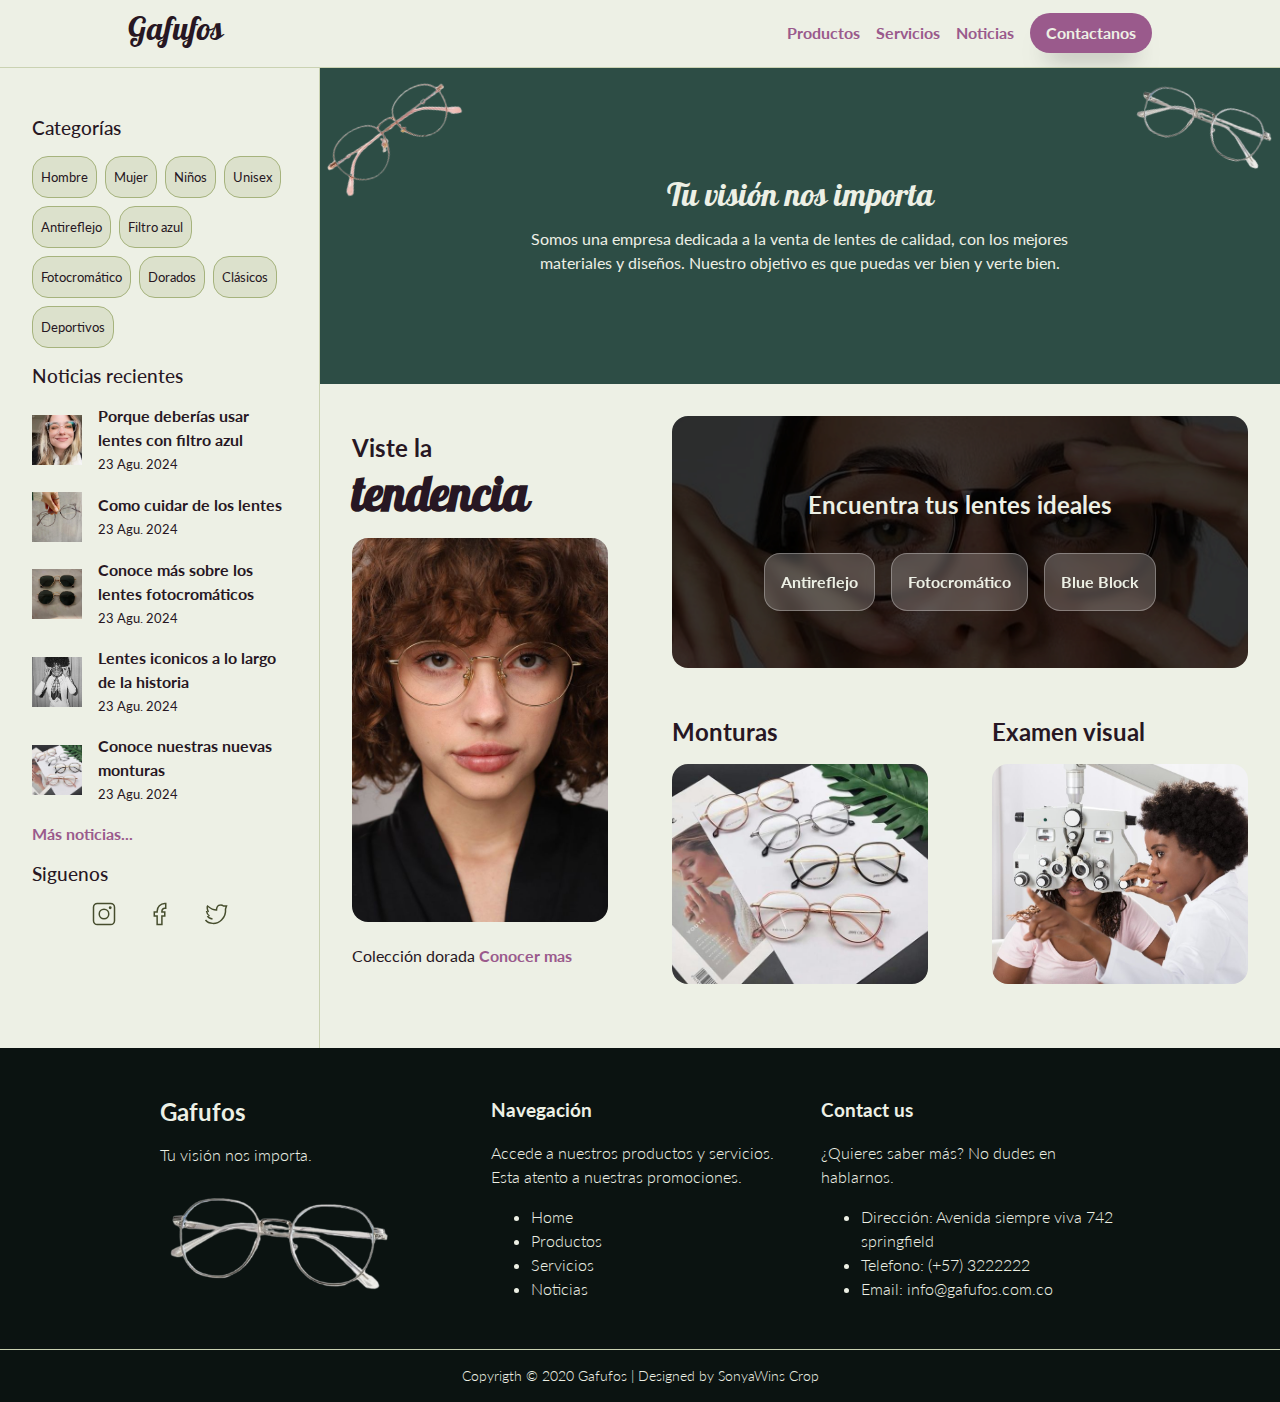
<file: index.html>
<!DOCTYPE html>
<html lang="en">
<head>
    <meta charset="UTF-8">
    <meta name="viewport" content="width=device-width, initial-scale=1.0">
    <title>Gafufos</title>

    <link rel="stylesheet" href="./styles/index.css">
</head>
<body class="grid grid-cols-4">
    <header class="col-span-4">
        <div class="flex">
            <h1 class="brand font-galada">Gafufos</h1>
            <nav>
                <a href="#">Productos</a>
                <a href="#">Servicios</a>
                <a href="#">Noticias</a>
                <a class="link-button shadow" href="contact.html">Contactanos</a>
            </nav>
        </div>
    </header>

    <aside class="col-span-1">
        <h2>Categorías</h2>
        <ul class="categories">
            <li>Hombre</li>
            <li>Mujer</li>
            <li>Niños</li>
            <li>Unisex</li>
            <li>Antireflejo</li>
            <li>Filtro azul</li>
            <li>Fotocromático</li>
            <li>Dorados</li>
            <li>Clásicos</li>
            <li>Deportivos</li>
        </ul>

        <h2>Noticias recientes</h2>
        
        <div class="new">
            <img src="./assets/imgs/news-01-cover.jpg" alt="">
            <div class="new-ifno">
                <p class="title">Porque deberías usar lentes con filtro azul</p>
                <p class="date">23 Agu. 2024</p>
            </div>
        </div>

        <div class="new">
            <img src="./assets/imgs/news-02-cover.jpg" alt="">
            <div class="new-ifno">
                <p class="title">Como cuidar de los lentes</p>
                <p class="date">23 Agu. 2024</p>
            </div>
        </div>

        <div class="new">
            <img src="./assets/imgs/news-03-cover.jpg" alt="">
            <div class="new-ifno">
                <p class="title">Conoce más sobre los lentes fotocromáticos</p>
                <p class="date">23 Agu. 2024</p>
            </div>
        </div>

        <div class="new">
            <img src="./assets/imgs/image.png" alt="">
            <div class="new-ifno">
                <p class="title">Lentes iconicos a lo largo de la historia</p>
                <p class="date">23 Agu. 2024</p>
            </div>
        </div>

        <div class="new">
            <img src="./assets/imgs/monturas.png" alt="">
            <div class="new-ifno">
                <p class="title">Conoce nuestras nuevas monturas</p>
                <p class="date">23 Agu. 2024</p>
            </div>
        </div>

        <a href="#">Más noticias...</a>

        <h2>Siguenos</h2>
        <div class="social-media">
            <a href="#">
                <span class="icon instagram" aria-label="Instagram"></span>
            </a>
            <a href="#">
                <span class="icon facebook" aria-label="Facebook"></span>
            </a>
            <a href="#">
                <span class="icon twitter" aria-label="Twitter"></span>
            </a>
        </div>
    </aside>

    <main class="col-span-3 grid grid-flow-col grid-rows-3 grid-cols-3">
        <section class="col-span-3 about text-center">
            <h2>Tu visión nos importa</h2>

            <p>Somos una empresa dedicada a la venta de lentes de calidad, con los mejores materiales y diseños. Nuestro objetivo es que puedas ver bien y verte bien.</p>
            
            <img class="right" src="./assets/imgs/glasses-01.png" alt="glasses">
            <img class="left" src="./assets/imgs/glasses-02.png" alt="glasses">
        </section>

        
        <section class="row-span-2 trend">
            <h2>Viste la<span>tendencia</span></h2>
            <img src="./assets/imgs/model-wearing-glasses.png" alt="model golden glasses">

            <p>Colección dorada <a href="#">Conocer mas</a></p>
        </section>

        
        <section class="col-span-2 products">
            <div class="cover">
                <h2>Encuentra tus lentes ideales</h2>

                <div>
                    <a href="#">Antireflejo</a>
                    <a href="#">Fotocromático</a>
                    <a href="#">Blue Block</a>
                </div>
            </div>
        </section>

        
        <section class="frames">
            <h2>Monturas</h2>
            <img src="./assets/imgs/monturas.png" alt="">
        </section>

        
        <section class="eye-exam">
            <h2>Examen visual</h2>
            <img src="./assets/imgs/eye-examn.png" alt="">
        </section>

    </main>

    <footer class="col-span-4">
        <div class="content grid grid-cols-3 text-md">
            <div class="col-span-1">
                <h2>Gafufos</h2>
                <p>Tu visión nos importa.</p>
    
                <img src="./assets/imgs/glasses-01.png" alt="">
            </div>
            <div>
                <h3>Navegación</h3>
                <p>Accede a nuestros productos y servicios. Esta atento a nuestras promociones.</p>
                <ul>
                    <li><a href="#">Home</a></li>
                    <li><a href="#">Productos</a></li>
                    <li><a href="#">Servicios</a></li>
                    <li><a href="#">Noticias</a></li>
                </ul>
            </div>

            <div>
                <h3>Contact us</h3>

                <p>¿Quieres saber más? No dudes en hablarnos.</p>
                
                <ul>
                    <li>Dirección: Avenida siempre viva 742 springfield</li>
                    <li>Telefono: (+57) 3222222</li>
                    <li>Email: info@gafufos.com.co</li>
                </ul>
            </div>
        </div>

        <div class="text-center copyrigth text-sm">
            Copyrigth &copy; 2020 Gafufos | Designed by SonyaWins Crop
        </div>
    </footer>
</body>
</html>
</file>
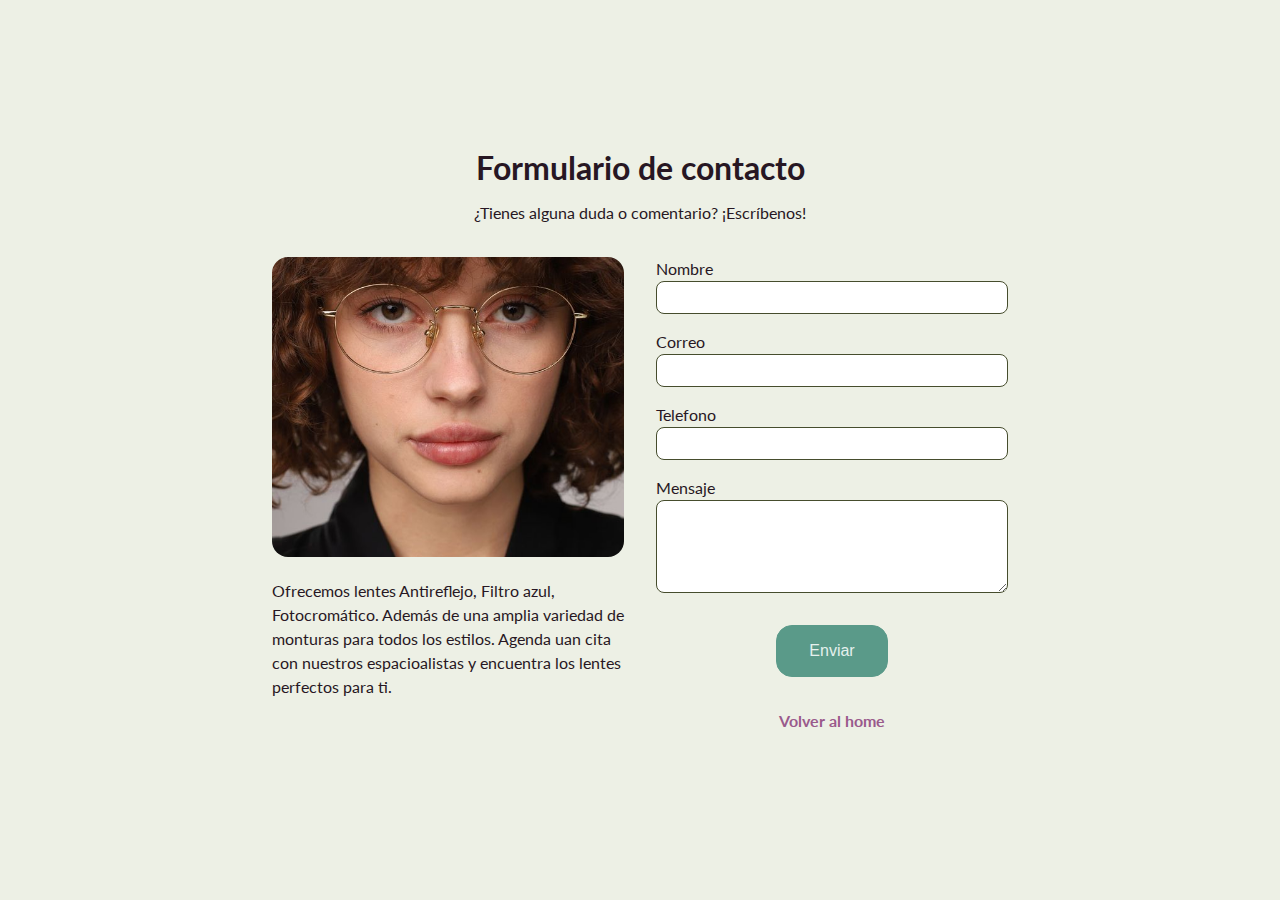
<file: contact.html>
<!DOCTYPE html>
<html lang="en">
<head>
    <meta charset="UTF-8">
    <meta name="viewport" content="width=device-width, initial-scale=1.0">
    <title>Contacto</title>

    <link rel="stylesheet" href="./styles/contact.css">
</head>
<body class="center-x center-y">
    <main class="grid grid-cols-2">
        <header class="col-span-2 text-center">
            <h1>Formulario de contacto</h1>
            <p>¿Tienes alguna duda o comentario? ¡Escríbenos!</p>
        </header>

        <div class="col-span-1">
            <img src="./assets/imgs/model-wearing-glasses.png" alt="">

            <p>
                Ofrecemos lentes Antireflejo, Filtro azul, Fotocromático. Además de una amplia variedad de monturas para todos los estilos. Agenda uan cita con nuestros espacioalistas y encuentra los lentes perfectos para ti.
            </p>
        </div>

        <div class="col-span-1">
            
            <form>
                
                <label for="name">Nombre</label>
                <input type="text" name="name" id="name">

                <label for="email">Correo</label>
                <input type="email" name="email" id="email">

                <label for="tel">Telefono</label>
                <input type="tel" name="tel" id="tel">

                <label for="message">Mensaje</label>
                <textarea name="message" id="message" cols="30" rows="5" maxlength="255"></textarea>

                <div class="center-x">
                    <button type="submit">Enviar</button>
                </div>
            </form>

            <p class="text-center">
                <a href="index.html">Volver al home</a>  
            </p>
        </div>
    </main>
</body>
</html>
</file>
<file: styles/index.css>
@import url('base.css');

/* HEADER  */
header {
    border-bottom: 1px solid var(--color-GreenSmoke-300);
}

header div {
    max-width: var(--container-max-w-lg);
    justify-content: space-between;
    margin: auto;
}

header div nav {
    display: flex;
    justify-content: space-between;
    align-items: center;
    gap: 1rem;
}

/* ASIDE */
aside {
    padding: 2rem;
    border-right: 1px solid var(--color-GreenSmoke-300);
}

aside h2 {
    font-size: 1.2rem;
    font-weight: 500;
    margin-bottom: 1rem;
}


aside ul.categories {
    display: flex;
    list-style-type: none;
    margin: 0;
    padding: 0;
    flex-wrap: wrap;
    gap: .5rem;
}

aside ul.categories li {
    display: inline;
    margin: 0;
    padding: .5rem;
    background-color: var(--color-GreenSmoke-200);
    border: 1px solid var(--color-GreenSmoke-500);
    border-radius: 1rem;
    font-size: .8rem;
    cursor: pointer;
}

aside ul.categories li:hover {
    background-color: var(--color-GreenSmoke-300);
}

aside div.new {
    display: flex;
    gap: 1rem;
    margin-bottom: 1rem;
    align-items: center;
}

aside div.new img {
    width: 50px;
    height: 50px;
    max-width: 50px;
    max-width: 50px;
    min-width: 50px;
    min-width: 50px;
    object-fit: cover;
}

aside div.new .title {
    font-size: 1rem;
    font-weight: 700;
    margin: 0;
}

aside div.new .date {
    font-size: .8rem;
    font-weight: 400;
    margin: 0;
}

aside div.social-media {
    display: flex;
    gap: 2rem;
    justify-content: center;
}

aside div.social-media span.icon {
    background-color: var(--color-GreenSmoke-800);
}

aside div.social-media span.icon:hover {
    background-color: var(--color-Bouquet-600);
}


/* MAIN */

main {
    padding-bottom: 2rem;
}

/* MAIN about */

main section.about {
    background-color: var(--color-Acapulco-800);
    color: var(--color-GreenSmoke-100);
    display: flex;
    justify-content: center;
    align-items: center;
    flex-direction: column;
    padding: 1.5rem 1rem;
    position: relative;
}

main section.about h2 {
    font-family: var(--font-Galada);
    font-weight: 300;
    font-size: xx-large;
    margin-bottom: 0;
}

main section.about p {
    max-width: 60%;
}

main section.about img {
    position: absolute;
    top: 20px;
    width: 150px;
}

main section.about img.right {
    right: 0px;
    transform: rotate(15deg);
}

main section.about img.left {
    left: 0px;
    transform: rotate(-15deg);
}

/* MAIN trend */

main section.trend {
    padding: 2rem;
    height: fit-content;
}

main section.trend h2 span {
    font-family: var(--font-Galada);
    font-size: 3rem;
    line-height: 1rem;
    margin-top: 2rem;
    display: block;
}

main section.trend h2 span::before {
    content: '\a';
}

main section.trend img {
    width: 100%;
    height: 100%;
    max-height: 100%;
    object-fit: cover;
    border-radius: 1rem;
    margin-top: 10px;
}

/* Products */

main section.products {
    padding: 2rem;
}

main section.products .cover {
    border-radius: 1rem;
    height: 100%;
    width: 100%;
    background-image: url('../assets/imgs/model-wearing-glasses-2.png');
    background-size: cover;
    background-position: center;
    background-repeat: no-repeat;
    display: flex;
    justify-content: center;
    align-items: center;
    color: var(--color-GreenSmoke-100);
    flex-direction: column;
}

main section.products div {
    display: flex;
    gap: 1rem;
}

main section.products div a {
    color: var(--color-GreenSmoke-100);
    padding: 1rem;
    /* From https://css.glass */
    background: rgba(255, 255, 255, 0.2);
    border-radius: 16px;
    box-shadow: 0 4px 30px rgba(0, 0, 0, 0.1);
    backdrop-filter: blur(5px);
    -webkit-backdrop-filter: blur(5px);
    border: 1px solid rgba(255, 255, 255, 0.3);
}

/* MAIN frames and eye exam  */
main section.frames, main section.eye-exam {
    padding: 2rem;
    padding-top: 0;
    border-radius: 1rem;
    display: flex;
    flex-direction: column;
}

main section.frames img, main section.eye-exam img{
    width: 100%;
    max-width: 100%;
    object-fit: cover;
    border-radius: 1rem;
    flex-grow: 1;
}

footer {
    background-color: var(--color-Acapulco-950);
    color: var(--color-GreenSmoke-100);
    font-weight: 300;
}

footer div.content {
    max-width: var(--container-max-w-lg);
    margin: auto;
    gap: 2rem;
    padding: 2rem;
}

footer div.copyrigth {
    padding: 1rem;
    border-top: 1px solid var(--color-GreenSmoke-300);
}

footer img {
    max-width: 80%;
}

footer a {
    color: inherit;
    font-weight: inherit;
}
</file>
<file: styles/contact.css>
@import url('base.css');

body {
    width: 100%;
    height: 100vh;
}

main {
    max-width: var(--container-max-w-md);
}


main div {
    padding: 1rem;
}

img {
    border-radius: 1rem;
    width: 100%;
    max-height: 300px;
    object-fit: cover;
}

form label, form input, form textarea {
    display: block;
    width: 100%;
}

form input, form textarea {
    margin-bottom: 1rem;
    padding: .5rem;
    border: 1px solid var(--color-GreenSmoke-800);
    border-radius: .5rem;
}

form button {
    padding: 1rem 2rem;
    border: 1px solid var(--color-Acapulco-600);
    border-radius: 1rem;
    background-color: var(--color-Acapulco-600);
    color: var(--color-Acapulco-100);
    cursor: pointer;
    font-size: 1rem;
    font-weight: 500;
}
</file>
